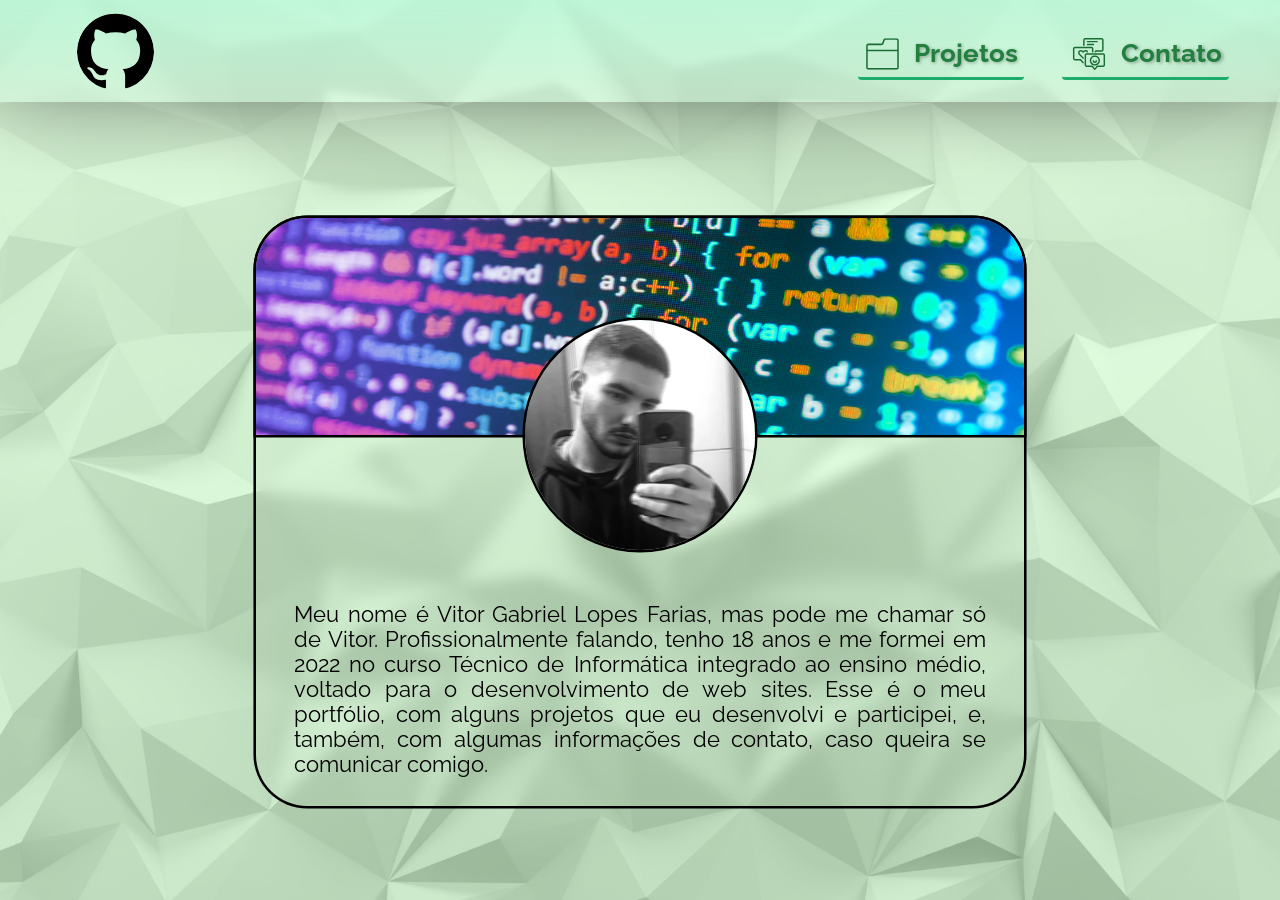
<file: index.html>
<!DOCTYPE html>
<html lang="pt-br">
<head>
    <meta charset="UTF-8">
    <meta http-equiv="X-UA-Compatible" content="IE=edge">
    <meta name="viewport" content="width=device-width, initial-scale=1.0">
    <link rel="stylesheet" href="./tudo/css/style.css">
    <script src="./tudo/js/script.js"></script>
    <title>Portfólio</title>
</head>
<body>
    <header>
        <a href="https://github.com/vitorglfarias">
            <img src="./tudo/img/icongithub.svg" alt="Ícone do Github" id="icongithub" href="https://github.com/vitorglfarias">
        </a>
        <a href="./tudo/contato.html" class="itemheader">
            <img src="./tudo/img/iconcontato.svg" alt="Ícone de contato" class="iconheader">
            <p>Contato</p>
        </a>
        <a href="./tudo/projetos.html" class="itemheader">
            <img src="./tudo/img/iconprojetos.svg" alt="Ícone de projetos" class="iconheader">
            <p>Projetos</p>
        </a>
    </header>


    <div id="sobre">
        <img src="./tudo/img/fundofoto.png" id="fundofoto" alt="">
        <img src="./tudo/img/fotoautor.png" alt="Foto do autor" id="fotoautor">
        <div id="informacoes">
            <p>Meu nome é Vitor Gabriel Lopes Farias, mas pode me chamar só de Vitor. Profissionalmente falando, tenho 18 anos e me formei em 2022 no curso Técnico de Informática integrado ao ensino médio, voltado para o desenvolvimento de web sites. Esse é o meu portfólio, com alguns projetos que eu desenvolvi e participei, e, também, com algumas informações de contato, caso queira se comunicar comigo.</p>
        </div>
    </div>



    
</body>
</html>
</file>
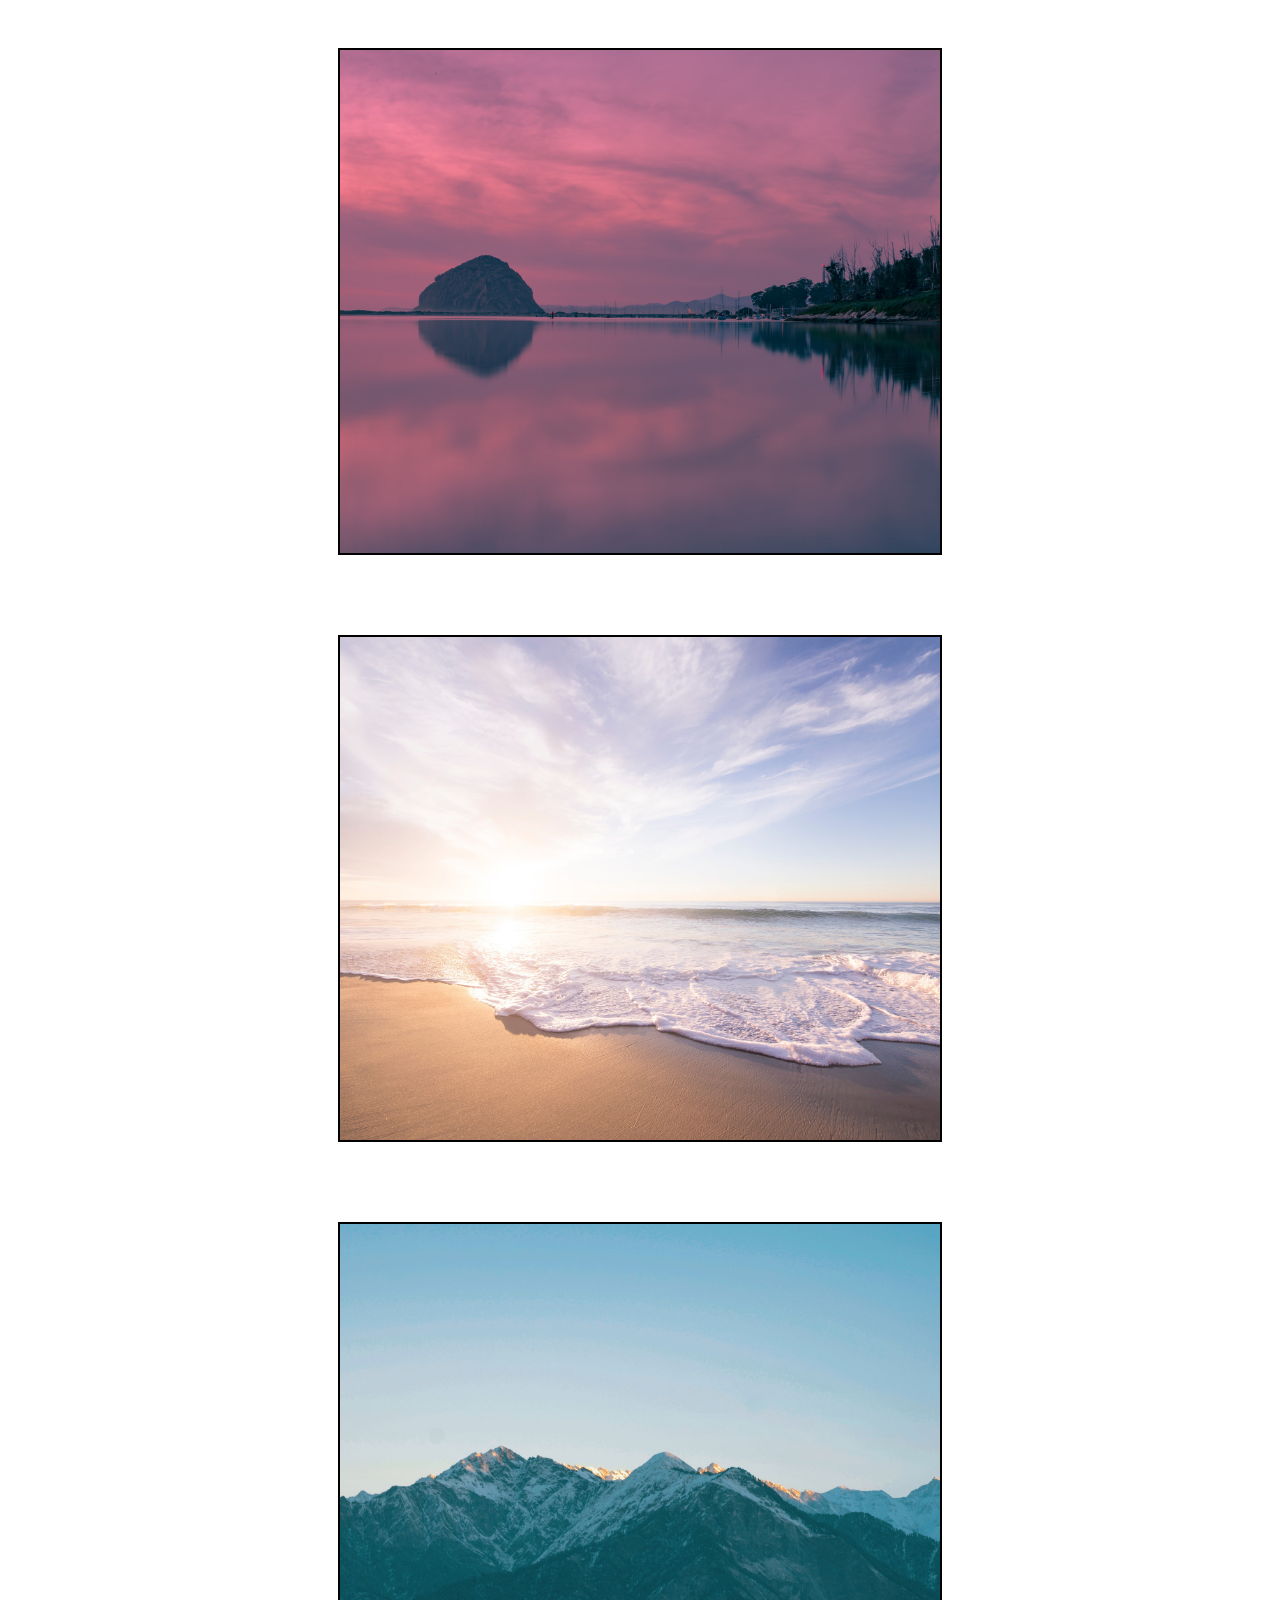
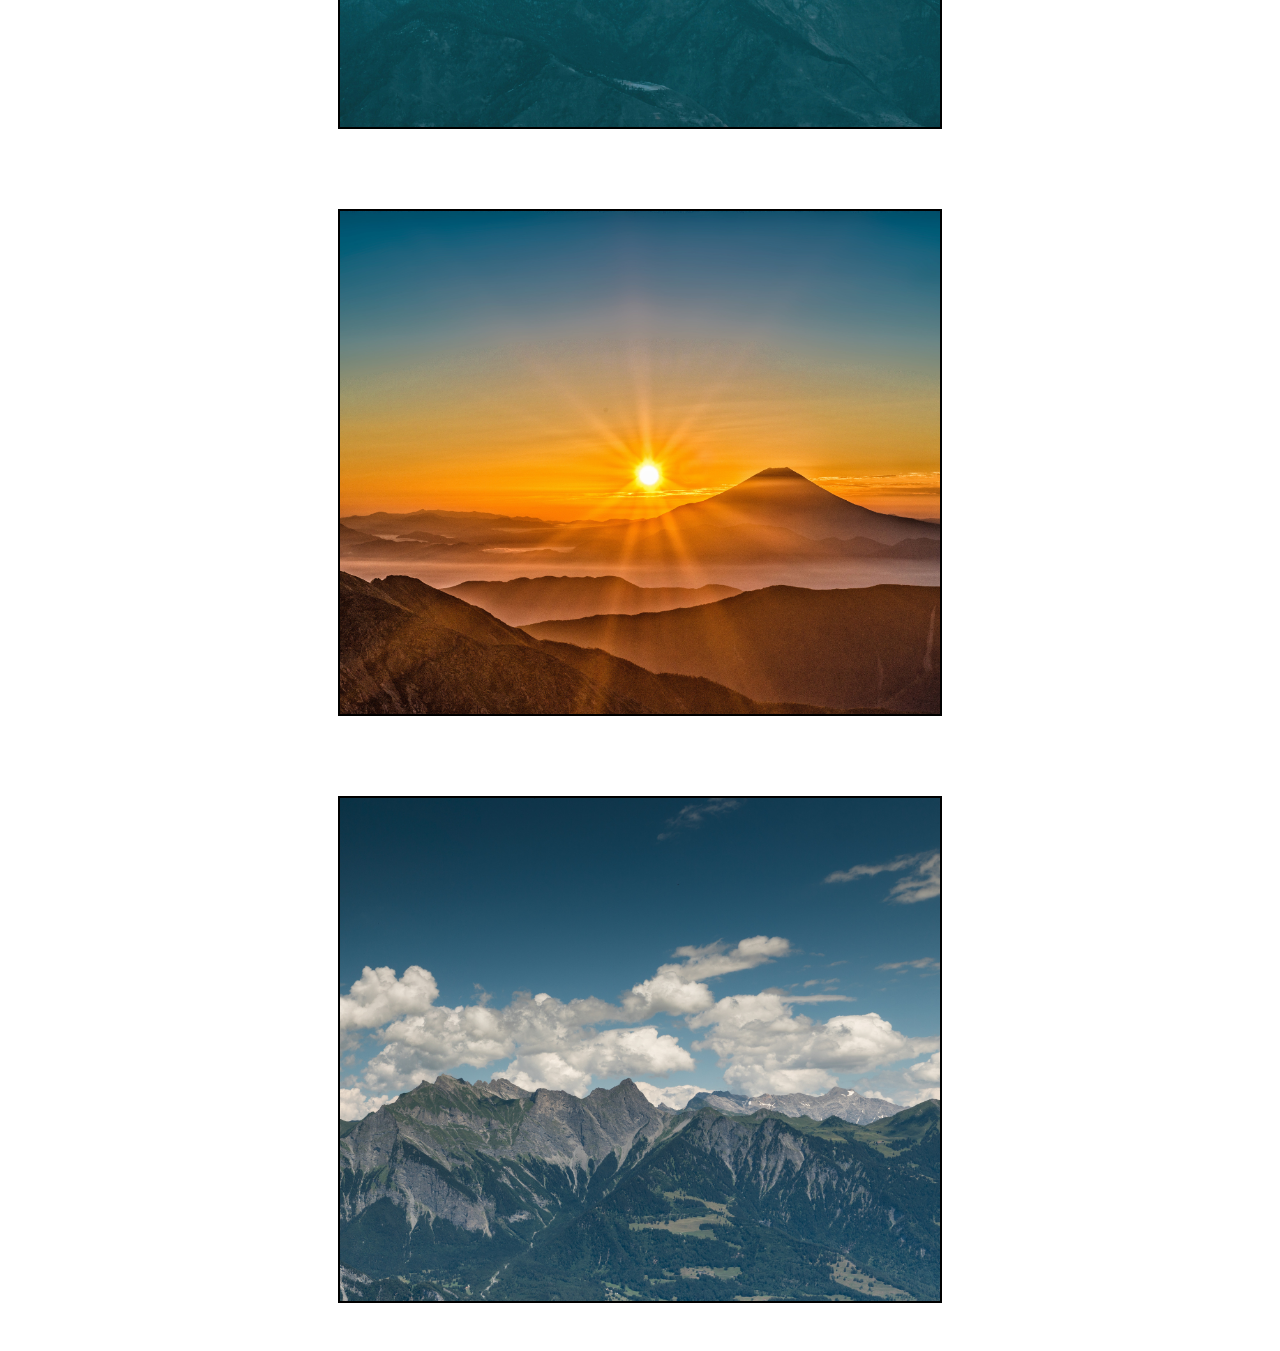
<file: tudo/projetos/projeto_assync/index.html>
<!DOCTYPE html>
<html lang="en">
<head>
    <meta charset="UTF-8">
    <meta http-equiv="X-UA-Compatible" content="IE=edge">
    <meta name="viewport" content="width=device-width, initial-scale=1.0">
    <title>exemplo xhr 1</title>
    <script src="scripts.js" defer></script>
    <link rel="stylesheet" href="style.css">
</head>
<body>
    <div id="placeholder"> </div>
       
</body>
</html>
</file>
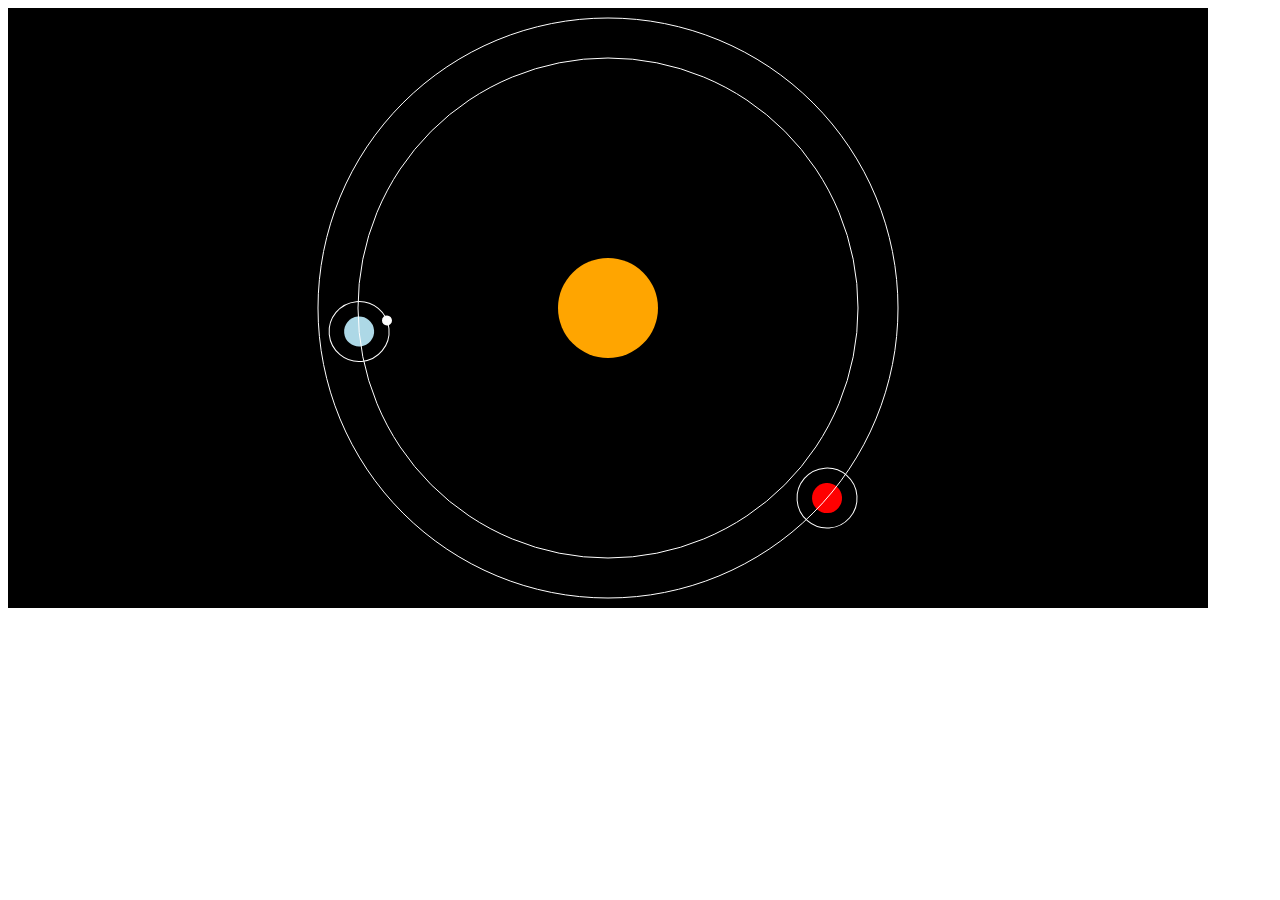
<file: tudo/projetos/projeto_canvas/index.html>
<!DOCTYPE html>
<html lang="en">
<head>
    <meta charset="UTF-8">
    <meta http-equiv="X-UA-Compatible" content="IE=edge">
    <meta name="viewport" content="width=device-width, initial-scale=1.0">
    <title>Canvas</title>
    <script src="scripts.js" defer></script>
</head>

<body>
    <canvas id="exemplo2" width="1200" height="600">
       Placeholder relacionado ao conteúdo Canvas
    </canvas>
</body>
</html>
</file>
<file: tudo/css/style.css>
@import url('https://fonts.googleapis.com/css2?family=Raleway:wght@400&display=swap');


:root{
    --body: #def5e5;
}

*{
    margin: 0;
    padding: 0;
    box-sizing: border-box;
}












/* ----------------------------------------------------- CABEÇALHO ---------------------------------------------------- */












header{
    background: linear-gradient(180deg, #b5f6d7c1 0%, #c7f3df42 100%);
    backdrop-filter: blur(4px);
    display: flow-root;
    width: 100%;
    padding: 1vw;
    padding-left: 6%;
    transition: 0.2s;
    box-shadow: 0px -3vw 8vw 0.7vw #000000bf;
}

p{
    margin: 0;
}

#icongithub{
    border-radius: 50%;
    float: left;
    width: 6vw;
    justify-content: center;
    filter: brightness(0);
    transition: 0.2s;
}

#icongithub:hover{
    transform: scale(1.1);
}

.itemheader{
    text-decoration: none;
    color: #227f3e;
    font-family: 'Raleway', sans-serif;
    font-weight: 700;
    font-size: 2vw;
    text-shadow: 0.1vw 0.1vw 0.3vw #00000056;
    border-bottom: 0.3vw solid #1cac6b;
    border-radius: 0.3vw;
    width: 13vw;
    float: right;
    margin-top: 1.5vw;
    padding: 0.5vw;
    margin-right: 3vw;
    transition: 0.2s;
    display: flex;
    flex-direction: row;
    justify-content: center;
}

.itemheader:hover{
    transform: scale(1.1);
    filter: contrast(50%);
}

.iconheader{
    justify-content: center;
    margin: auto 1vw auto 0;
    width: 4vw;
    height: 2.5vw;
}












/* -------------------------------------------------------- CORPO ----------------------------------------------------*/














body{
    background: url(../img/fundo.png);
    background-attachment: fixed;
    background-position: center;
    background-repeat: no-repeat;
    background-size: cover;
    height: auto;
}

#sobre{
    border-radius: 4vw;
    backdrop-filter: blur(0.8vh);
    margin: 9vw auto 7vw auto;
    width: 60vw;
    height: 46vw;
    display: flex;
    flex-direction: column;
    align-items: center;    
}

#fundofoto{
    width: 60vw;
    height: 17vw;
    border-top-left-radius: 4vw;
    border-top-right-radius: 4vw;
    background-size: cover;
    background-attachment: fixed;
}

#fotoautor{
    border-radius: 100vw;
    background-size: cover;
    background-attachment: fixed;
    transition: 0.2s;
    margin-top: calc(0% - 9vw);
    height: 18vw;
    width: 18vw;
}

#fotoautor:hover{
    transform: scale(1.1);
}

#informacoes{
    font-size: 1.7vw;
    font-family: 'Raleway', sans-serif;
    margin: 4vw 3vw 0 3vw;
    text-align: justify;
}

#sobre, #fundofoto, #fotoautor{
    box-shadow: 0 0 0 0.2vw #000000;
}














/* ------------------------------------------------- RESPONSIVIDADE ---------------------------------------------------- */

















@media (max-width: 900px){
    header{
        height: 11vw;
    }

    #icongithub{
        width: 7vw;
        margin-top: 1vw;
    }
    
    .itemheader{
        width: 17vw;
        margin-top: 2.1vw;
        font-size: 3vw;
    }

    .iconheader{
        width: 4vw;
        height: 3vw;
    }
    
    #sobre{
        height: 44vw;
        width: 55vw;
    }
    
    #fundofoto{
        height: 16vw;
        width: 55vw;
    }

    #fotoautor{
        margin-top: calc(0% - 8vw);
        height: 16vw;
        width: 16vw;
    }

    #informacoes{
        margin: 3vw 3vw 1vw 3vw;
    }
}

@media (max-width: 700px){
    header{
        height: 11vw;
    }

    #icongithub{
        width: 8vw;
        margin-top: 0.5vw;
    }
    
    .itemheader{
        width: 20vw;
        margin-top: 2.1vw;
        font-size: 3.8vw;
    }

    .iconheader{
        width: 5vw;
        height: 3.5vw;
    }

    #sobre{
        border-radius: 6vw;
        height: 67vw;
        width: 60vw;
    }

    #fundofoto{
        border-top-left-radius: 6vw;
        border-top-right-radius: 6vw;
        height: 20vw;
        width: 60vw;
    }

    #fotoautor{
        margin-top: calc(0% - 10vw);
        height: 20vw;
        width: 20vw;
    }

    #informacoes{
        font-size: 2.5vw;
        margin: 4vw 3vw 1vw 3vw;
    }
}

@media (max-width: 550px){ 
    header{
        height: 11vw;
    }

    #icongithub{
        width: 8vw;
        margin-top: 0.5vw;
    }
    
    .itemheader{
        width: 20vw;
        margin-top: 2.1vw;
        font-size: 3.8vw;
    }

    .iconheader{
        width: 5vw;
        height: 3.5vw;
    }

    #sobre{
        height: 76vw;
        width: 70vw;
    }

    #fundofoto{
        height: 22vw;
        width: 70vw;
    }

    #fotoautor{
        margin-top: calc(0% - 10vw);
        height: 20vw;
        width: 20vw;
    }

    #informacoes{
        font-size: 3vw;
        margin: 4vw 3vw 1vw 3vw;
    }
}

@media (max-width: 400px){ 
    header{
        height: 13vw;
    }

    #icongithub{
        width: 10vw;
        margin-top: 0.5vw;
    }
    
    .itemheader{
        border-bottom: 0.45vw solid #1cac6b;
        width: 26vw;
        margin-top: 2.7vw;
        font-size: 4.5vw;
    }

    .iconheader{
        width: 7vw;
        height: 4.5vw;
    }

    #sobre{
        margin-top: 12vw;
        height: 93vw;
        width: 70vw;
    }

    #fotoautor{
        margin-top: calc(0% - 12vw);
        height: 25vw;
        width: 25vw;
    }

    #informacoes{
        margin: 5vw 5vw 0 5vw;
        font-size: 3.5vw;
    }
}
</file>
<file: tudo/projetos/projeto_assync/style.css>
#placeholder{
  display: flex;
  text-align: center;
  justify-content: center;
  align-items: center;
  flex-direction: column;
}

img{
  border: 2px solid black;
  min-width: 600px;
  max-width: 600px;
  margin: 40px;
}
</file>
